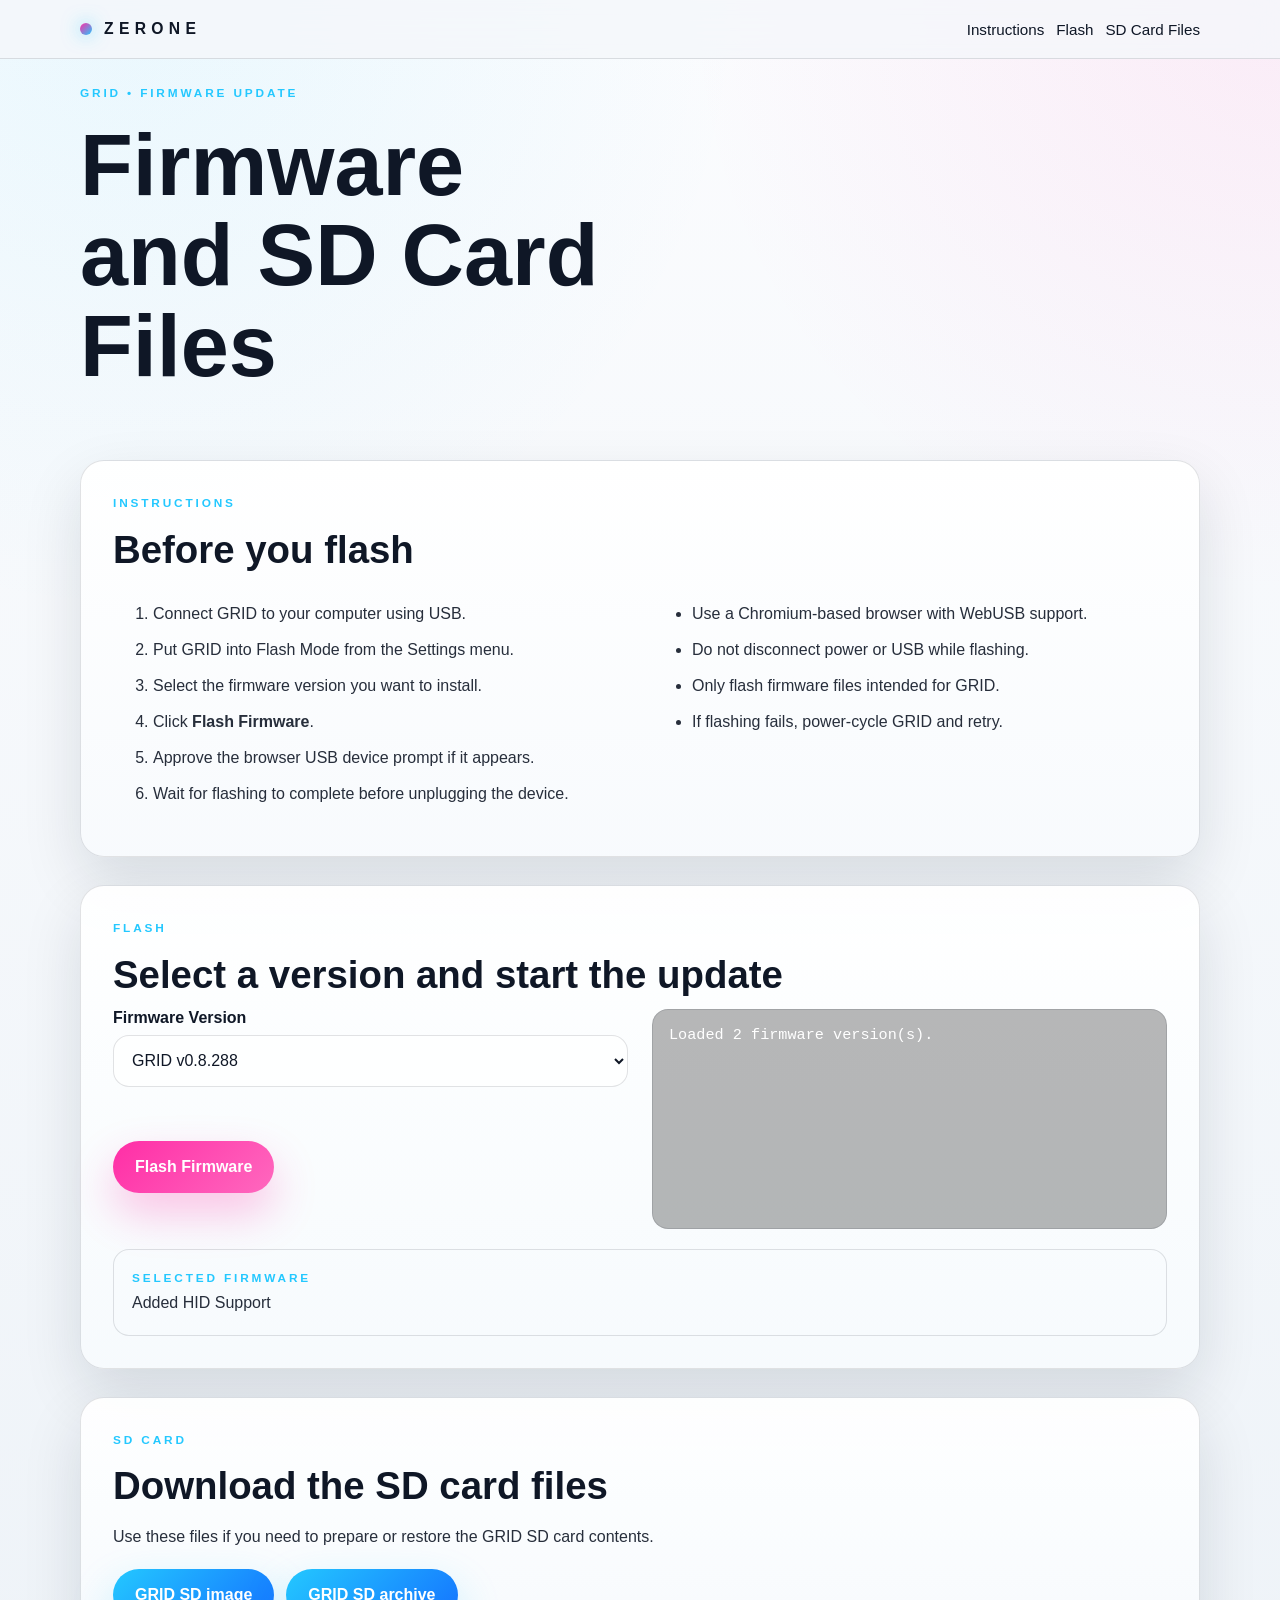
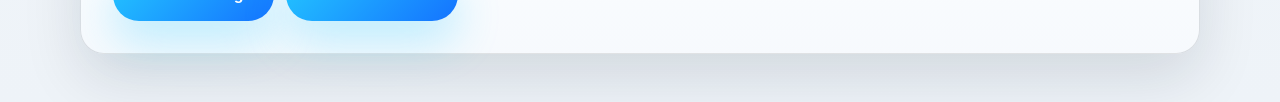
<file: index.html>
<!DOCTYPE html>
<html lang="en">
<head>
  <meta charset="UTF-8">
  <meta name="viewport" content="width=device-width, initial-scale=1.0">
  <title>GRID Firmware and Samples</title>
  <meta name="description" content="Flash GRID firmware from a Chromium-based browser and download SD card files.">
  <link rel="canonical" href="https://flash.zeroneng.com/">
  <style>
    :root {
      --bg: #050505;
      --bg-soft: #0b0b10;
      --panel: rgba(255, 255, 255, 0.04);
      --panel-strong: rgba(255, 255, 255, 0.07);
      --text: #f5f7fb;
      --copy: rgba(255, 255, 255, 0.9);
      --line: rgba(255, 255, 255, 0.1);
      --pink: #ff2ea6;
      --blue: #24c8ff;
      --shadow: 0 30px 70px rgba(0, 0, 0, 0.5);
      --bg-gradient:
        radial-gradient(circle at 10% 0%, rgba(36, 200, 255, 0.14), transparent 30%),
        radial-gradient(circle at 100% 0%, rgba(255, 46, 166, 0.14), transparent 28%),
        linear-gradient(180deg, #08080a 0%, #040404 100%);
      --topbar-bg: rgba(5, 5, 5, 0.7);
      --card-bg: linear-gradient(180deg, rgba(255,255,255,0.045), rgba(255,255,255,0.025));
      --card-soft-bg: rgba(255, 255, 255, 0.03);
    }

    body[data-theme="light"] {
      --bg: #f5f7fb;
      --bg-soft: #eef3f8;
      --panel: rgba(10, 24, 48, 0.04);
      --panel-strong: rgba(10, 24, 48, 0.07);
      --text: #0f1726;
      --copy: rgba(15, 23, 38, 0.9);
      --line: rgba(15, 23, 38, 0.12);
      --shadow: 0 24px 60px rgba(12, 24, 42, 0.12);
      --bg-gradient:
        radial-gradient(circle at 10% 0%, rgba(36, 200, 255, 0.08), transparent 30%),
        radial-gradient(circle at 100% 0%, rgba(255, 46, 166, 0.08), transparent 28%),
        linear-gradient(180deg, #fbfcfe 0%, #eef3f8 100%);
      --topbar-bg: rgba(245, 247, 251, 0.82);
      --card-bg: linear-gradient(180deg, rgba(255,255,255,0.92), rgba(247,250,253,0.92));
      --card-soft-bg: rgba(255, 255, 255, 0.75);
    }

    * { box-sizing: border-box; }
    html { scroll-behavior: smooth; }
    body {
      margin: 0;
      font-family: Arial, Helvetica, sans-serif;
      background: var(--bg-gradient);
      color: var(--text);
      overflow-x: hidden;
    }

    .site-shell {
      width: min(1120px, calc(100% - 40px));
      margin: 0 auto;
      padding-bottom: 48px;
    }

    .topbar {
      position: sticky;
      top: 0;
      z-index: 20;
      width: 100vw;
      margin-left: calc(50% - 50vw);
      padding: 20px 0;
      backdrop-filter: blur(18px);
      background: var(--topbar-bg);
      border-bottom: 1px solid var(--line);
    }

    .topbar-inner {
      width: min(1120px, calc(100% - 40px));
      margin: 0 auto;
      display: flex;
      justify-content: space-between;
      align-items: center;
      gap: 16px;
    }

    .brand-lockup {
      display: flex;
      align-items: center;
      gap: 12px;
      text-decoration: none;
      color: inherit;
    }

    .brand-dot {
      width: 12px;
      height: 12px;
      border-radius: 50%;
      background: linear-gradient(135deg, var(--pink), var(--blue));
      box-shadow: 0 0 18px rgba(36, 200, 255, 0.6);
    }

    .brand-mark {
      font-weight: 900;
      letter-spacing: 0.34em;
      font-size: 0.98rem;
    }

    .topnav {
      display: flex;
      flex-wrap: wrap;
      gap: 12px;
      align-items: center;
    }

    .topnav a {
      color: var(--text);
      text-decoration: none;
      font-size: 0.95rem;
    }

    .hero {
      display: grid;
      grid-template-columns: 1.02fr 0.98fr;
      gap: 40px;
      align-items: center;
      min-height: 20vh;
      padding: 24px 0 24px;
    }

    .eyebrow, .section-tag {
      margin: 0 0 16px;
      color: var(--blue);
      letter-spacing: 0.24em;
      text-transform: uppercase;
      font-size: 0.74rem;
      font-weight: 800;
    }

    h1, h2, h3 {
      margin: 0;
      line-height: 1.05;
    }

    h1 {
      font-size: clamp(3rem, 7vw, 5.4rem);
      margin-bottom: 16px;
    }

    h2 {
      font-size: clamp(1.8rem, 3vw, 2.6rem);
      margin-bottom: 14px;
    }

    p, li {
      color: var(--copy);
      line-height: 1.75;
    }

    .content-section {
      margin-top: 28px;
      padding: 32px;
      background: var(--card-bg);
      border-radius: 24px;
      border: 1px solid var(--line);
      box-shadow: var(--shadow);
    }

    .grid-2 {
      display: grid;
      grid-template-columns: 1fr 1fr;
      gap: 24px;
    }

    .button {
      display: inline-flex;
      align-items: center;
      justify-content: center;
      height: 52px;
      min-height: 52px;
      padding: 0 22px;
      border-radius: 999px;
      text-decoration: none;
      border: 0;
      cursor: pointer;
      font: inherit;
      font-weight: 800;
      line-height: 1;
      white-space: nowrap;
      color: #fff;
      flex: 0 0 auto;
    }

    .button-primary {
      background: linear-gradient(135deg, var(--pink), #ff68be);
      box-shadow: 0 20px 44px rgba(255, 46, 166, 0.28);
    }

    .button-blue {
      background: linear-gradient(135deg, var(--blue), #1473ff);
      box-shadow: 0 20px 44px rgba(36, 200, 255, 0.28);
    }

    .controls {
      display: grid;
      gap: 18px;
    }

    label {
      display: block;
      font-weight: 700;
      margin-bottom: 8px;
    }

    select {
      width: 100%;
      min-height: 52px;
      border-radius: 16px;
      border: 1px solid var(--line);
      background: var(--card-soft-bg);
      color: var(--text);
      padding: 0 14px;
      font: inherit;
    }

    .status {
      white-space: pre-wrap;
      background: rgba(0,0,0,0.28);
      border: 1px solid var(--line);
      border-radius: 16px;
      padding: 16px;
      min-height: 220px;
      font-family: "Courier New", Courier, monospace;
      font-size: 0.95rem;
      color: #fff;
      overflow-wrap: anywhere;
    }

    .status p {
      margin: 0 0 8px;
      color: #fff;
      line-height: 1.45;
    }

    .status progress {
      width: 100%;
      height: 18px;
      margin-top: 10px;
    }

    .list-tight li {
      margin-bottom: 8px;
    }

    .firmware-notes {
      margin-top: 20px;
      padding: 18px;
      border-radius: 16px;
      border: 1px solid var(--line);
      background: rgba(255, 255, 255, 0.025);
    }

    .firmware-notes p {
      margin: 0;
    }

    .notice {
      border-left: 4px solid var(--blue);
      background: rgba(36, 200, 255, 0.08);
      padding: 12px 14px;
      border-radius: 12px;
      margin-top: 16px;
    }

    @media (max-width: 960px) {
      .hero, .grid-2 {
        grid-template-columns: 1fr;
      }

      .topbar-inner {
        flex-direction: column;
        align-items: flex-start;
      }
    }

    @media (max-width: 640px) {
      .site-shell, .topbar-inner {
        width: min(100% - 24px, 1120px);
      }

      .content-section {
        padding: 22px;
      }

      h1 {
        font-size: clamp(2.4rem, 12vw, 4rem);
      }
    }
  </style>
</head>
<!-- Uncomment/toggle Body tag for dark mode:
<body>
-->
<body data-theme="light">
  <div class="topbar">
    <div class="topbar-inner">
      <a class="brand-lockup" href="https://zeroneng.com">
        <span class="brand-dot"></span>
        <div class="brand-mark">ZERONE</div>
      </a>
      <nav class="topnav">
        <a href="#instructions">Instructions</a>
        <a href="#flash">Flash</a>
        <a href="#sdcard">SD Card Files</a>
      </nav>
    </div>
  </div>

  <div class="site-shell">
    <section class="hero">
      <div>
        <p class="eyebrow">GRID • FIRMWARE UPDATE</p>
        <h1>Firmware and SD Card Files</h1>
      </div>
    </section>

    <section id="instructions" class="content-section">
      <p class="section-tag">INSTRUCTIONS</p>
      <h2>Before you flash</h2>
      <div class="grid-2">
        <div>
          <ol class="list-tight">
            <li>Connect GRID to your computer using USB.</li>
            <li>Put GRID into Flash Mode from the Settings menu.</li>
            <li>Select the firmware version you want to install.</li>
            <li>Click <strong>Flash Firmware</strong>.</li>
            <li>Approve the browser USB device prompt if it appears.</li>
            <li>Wait for flashing to complete before unplugging the device.</li>
          </ol>
        </div>
        <div>
          <ul class="list-tight">
            <li>Use a Chromium-based browser with WebUSB support.</li>
            <li>Do not disconnect power or USB while flashing.</li>
            <li>Only flash firmware files intended for GRID.</li>
            <li>If flashing fails, power-cycle GRID and retry.</li>
          </ul>
        </div>
      </div>
    </section>

    <section id="flash" class="content-section">
      <p class="section-tag">FLASH</p>
      <h2>Select a version and start the update</h2>
      <div class="grid-2">
        <div class="controls">
          <div>
            <label for="firmware-select">Firmware Version</label>
            <select id="firmware-select">
              <option value="">Loading versions…</option>
            </select>
          </div>
          <div style="display:flex; gap:12px; flex-wrap:wrap;">
            <button id="flash-btn" class="button button-primary" type="button" disabled>Flash Firmware</button>
          </div>
        </div>
        <div>
          <div id="status" class="status" role="status" aria-live="polite">Loading firmware versions…</div>
        </div>
      </div>
      <div class="firmware-notes">
        <p class="section-tag">SELECTED FIRMWARE</p>
        <p id="firmware-description">Select a firmware version to view its notes.</p>
      </div>
    </section>

    <section id="sdcard" class="content-section">
      <p class="section-tag">SD CARD</p>
      <h2>Download the SD card files</h2>
      <p>
        Use these files if you need to prepare or restore the GRID SD card contents.
      </p>
      <div style="display:flex; gap:12px; flex-wrap:wrap; margin-top:18px;">
        <a class="button button-blue" href="./rhythm.img">GRID SD image</a>
        <a class="button button-blue" href="./rhythm.zip">GRID SD archive</a>
      </div>
    </section>

  </div>

  <script src="./dfu.js"></script>
  <script src="./dfuse.js"></script>
  <script>
    const firmwareSelect = document.getElementById('firmware-select');
    const flashBtn = document.getElementById('flash-btn');
    const statusEl = document.getElementById('status');
    const firmwareDescriptionEl = document.getElementById('firmware-description');

    let firmwareManifest = { versions: [] };

    const DFU_DEVICE_FILTERS = [
      { vendorId: 0x0483 }
    ];

    let manifestationTolerant = true;
    let transferSize = 1024;

    function setStatus(message) {
      statusEl.textContent = message;
    }

    function clearStatusLog() {
      statusEl.innerHTML = '';
    }

    function appendStatus(message) {
      const p = document.createElement('p');
      p.textContent = message;
      statusEl.appendChild(p);
    }

    function logProgress(done, total) {
      let progressBar = statusEl.querySelector('progress');
      if (!progressBar) {
        progressBar = document.createElement('progress');
        statusEl.appendChild(progressBar);
      }
      progressBar.value = done;
      if (typeof total !== 'undefined') {
        progressBar.max = total;
      }
    }

    function hex4(n) {
      return n.toString(16).padStart(4, '0');
    }

    function formatDFUSummary(device) {
      const vid = hex4(device.device_.vendorId);
      const pid = hex4(device.device_.productId);
      const name = device.device_.productName;
      let mode = 'Unknown';
      if (device.settings.alternate.interfaceProtocol === 0x01) mode = 'Runtime';
      else if (device.settings.alternate.interfaceProtocol === 0x02) mode = 'DFU';
      const cfg = device.settings.configuration.configurationValue;
      const intf = device.settings.interface.interfaceNumber;
      const alt = device.settings.alternate.alternateSetting;
      return `${mode}: [${vid}:${pid}] cfg=${cfg}, interface=${intf}, alt=${alt}, name="${name}"`;
    }

    function updateFirmwareDescription() {
      const filename = firmwareSelect.value;
      const selected = firmwareManifest.versions.find(item => item.file === filename);
      if (!selected) {
        firmwareDescriptionEl.textContent = 'Select a firmware version to view its notes.';
        return;
      }
      firmwareDescriptionEl.textContent = selected.description || 'No description provided for this firmware version.';
    }

    async function loadFirmwareManifest() {
      const res = await fetch('./manifest.json', { cache: 'no-store' });
      if (!res.ok) throw new Error(`Manifest fetch failed: ${res.status}`);
      const manifest = await res.json();
      firmwareManifest = manifest;
      firmwareSelect.innerHTML = '';
      if (!manifest.versions || !manifest.versions.length) {
        firmwareSelect.innerHTML = '<option value="">No firmware versions available</option>';
        firmwareDescriptionEl.textContent = 'No firmware versions available.';
        setStatus('No firmware versions found in manifest.json');
        return manifest;
      }
      for (const item of manifest.versions) {
        const opt = document.createElement('option');
        opt.value = item.file;
        opt.textContent = item.label;
        firmwareSelect.appendChild(opt);
      }
      updateFirmwareDescription();
      flashBtn.disabled = false;
      setStatus(`Loaded ${manifest.versions.length} firmware version(s).`);
      return manifest;
    }

    async function fetchFirmwareBinary(filename) {
      const res = await fetch(`./binaries/${filename}`, { cache: 'no-store' });
      if (!res.ok) throw new Error(`Firmware fetch failed: ${res.status} ${res.statusText}`);
      return await res.arrayBuffer();
    }

    async function getDFUDescriptorProperties(device) {
      return device.readConfigurationDescriptor(0).then(data => {
        const configDesc = dfu.parseConfigurationDescriptor(data);
        let funcDesc = null;
        const configValue = device.settings.configuration.configurationValue;
        if (configDesc.bConfigurationValue === configValue) {
          for (const desc of configDesc.descriptors) {
            if (desc.bDescriptorType === 0x21 && Object.prototype.hasOwnProperty.call(desc, 'bcdDFUVersion')) {
              funcDesc = desc;
              break;
            }
          }
        }
        if (!funcDesc) return {};
        return {
          WillDetach: ((funcDesc.bmAttributes & 0x08) !== 0),
          ManifestationTolerant: ((funcDesc.bmAttributes & 0x04) !== 0),
          CanUpload: ((funcDesc.bmAttributes & 0x02) !== 0),
          CanDnload: ((funcDesc.bmAttributes & 0x01) !== 0),
          TransferSize: funcDesc.wTransferSize,
          DetachTimeOut: funcDesc.wDetachTimeOut,
          DFUVersion: funcDesc.bcdDFUVersion
        };
      }, () => ({}));
    }

    async function fixInterfaceNames(device_, interfaces) {
      if (interfaces.some(intf => intf.name == null)) {
        const tempDevice = new dfu.Device(device_, interfaces[0]);
        await tempDevice.device_.open();
        await tempDevice.device_.selectConfiguration(1);
        const mapping = await tempDevice.readInterfaceNames();
        await tempDevice.close();
        for (const intf of interfaces) {
          if (intf.name === null) {
            const configIndex = intf.configuration.configurationValue;
            const intfNumber = intf.interface.interfaceNumber;
            const alt = intf.alternate.alternateSetting;
            intf.name = mapping[configIndex][intfNumber][alt];
          }
        }
      }
    }

    async function connectToDfuDevice(selectedDevice) {
      manifestationTolerant = true;
      transferSize = 1024;
      let interfaces = dfu.findDeviceDfuInterfaces(selectedDevice);
      if (!interfaces.length) {
        throw new Error('The selected device does not have any USB DFU interfaces.');
      }

      await fixInterfaceNames(selectedDevice, interfaces);

      if (interfaces.length > 1) {
        const flashInterfaces = interfaces.filter(ifc => ifc.name && ifc.name.includes('0x08000000'));
        if (flashInterfaces.length) {
          interfaces = flashInterfaces;
        }
      }

      let device = new dfu.Device(selectedDevice, interfaces[0]);
      await device.open();

      const desc = await getDFUDescriptorProperties(device);
      if (desc && Object.keys(desc).length) {
        device.properties = desc;
        if (desc.TransferSize) transferSize = desc.TransferSize;
        manifestationTolerant = !!desc.ManifestationTolerant;
      }

      if (desc.DFUVersion === 0x011a && device.settings.alternate.interfaceProtocol === 0x02) {
        device = new dfuse.Device(device.device_, device.settings);
        device.logDebug = console.log;

        if (device.memoryInfo) {
          const segment = device.getFirstWritableSegment();
          if (segment) {
            let startAddress = segment.start;
            if (startAddress === 0x90000000) {
              startAddress += 0x40000;
            }
            device.startAddress = startAddress;
          }
        }
      }

      device.logDebug = console.log;
      device.logInfo = appendStatus;
      device.logWarning = appendStatus;
      device.logError = appendStatus;
      device.logProgress = logProgress;

      return device;
    }

    async function requestUsbDevice() {
      if (!('usb' in navigator)) {
        throw new Error('This browser does not support WebUSB. Use a Chromium-based browser.');
      }
      return await navigator.usb.requestDevice({ filters: DFU_DEVICE_FILTERS });
    }

    async function flashSelectedFirmware() {
      const filename = firmwareSelect.value;
      if (!filename) {
        setStatus('Select a firmware version first.');
        return;
      }

      clearStatusLog();
      appendStatus(`Loading firmware binary: ${filename}`);
      const firmware = await fetchFirmwareBinary(filename);
      appendStatus(`Loaded ${filename} (${firmware.byteLength} bytes)`);
      appendStatus('Requesting USB device…');

      const selectedDevice = await requestUsbDevice();
      const currentDevice = await connectToDfuDevice(selectedDevice);

      appendStatus(`Connected: ${formatDFUSummary(currentDevice)}`);
      appendStatus(`Transfer size: ${transferSize}`);
      appendStatus('Checking device status…');

      try {
        const status = await currentDevice.getStatus();
        if (status.state === dfu.dfuERROR) {
          appendStatus('Device reported DFU error state. Clearing status…');
          await currentDevice.clearStatus();
        }
      } catch (error) {
        appendStatus(`Warning: failed to clear status: ${error}`);
      }

      appendStatus('Starting firmware download…');
      await currentDevice.do_download(transferSize, firmware, manifestationTolerant);
      appendStatus('Firmware update complete.');

      if (!manifestationTolerant) {
        appendStatus('Waiting for device reset/disconnect…');
        try {
          await currentDevice.waitDisconnected(5000);
          appendStatus('Device disconnected after manifestation.');
        } catch (error) {
          appendStatus('Device did not disconnect automatically after flash.');
        }
      }
    }

    firmwareSelect.addEventListener('change', updateFirmwareDescription);

    flashBtn.addEventListener('click', async () => {
      flashBtn.disabled = true;
      try {
        await flashSelectedFirmware();
      } catch (err) {
        appendStatus(`Flash failed: ${err.message || err}`);
      } finally {
        flashBtn.disabled = false;
      }
    });

    loadFirmwareManifest().catch(err => setStatus(`Error loading manifest: ${err.message}\nUse a Chromium-based browser for best compatibility.`));
  </script>
</body>
</html>
</file>
